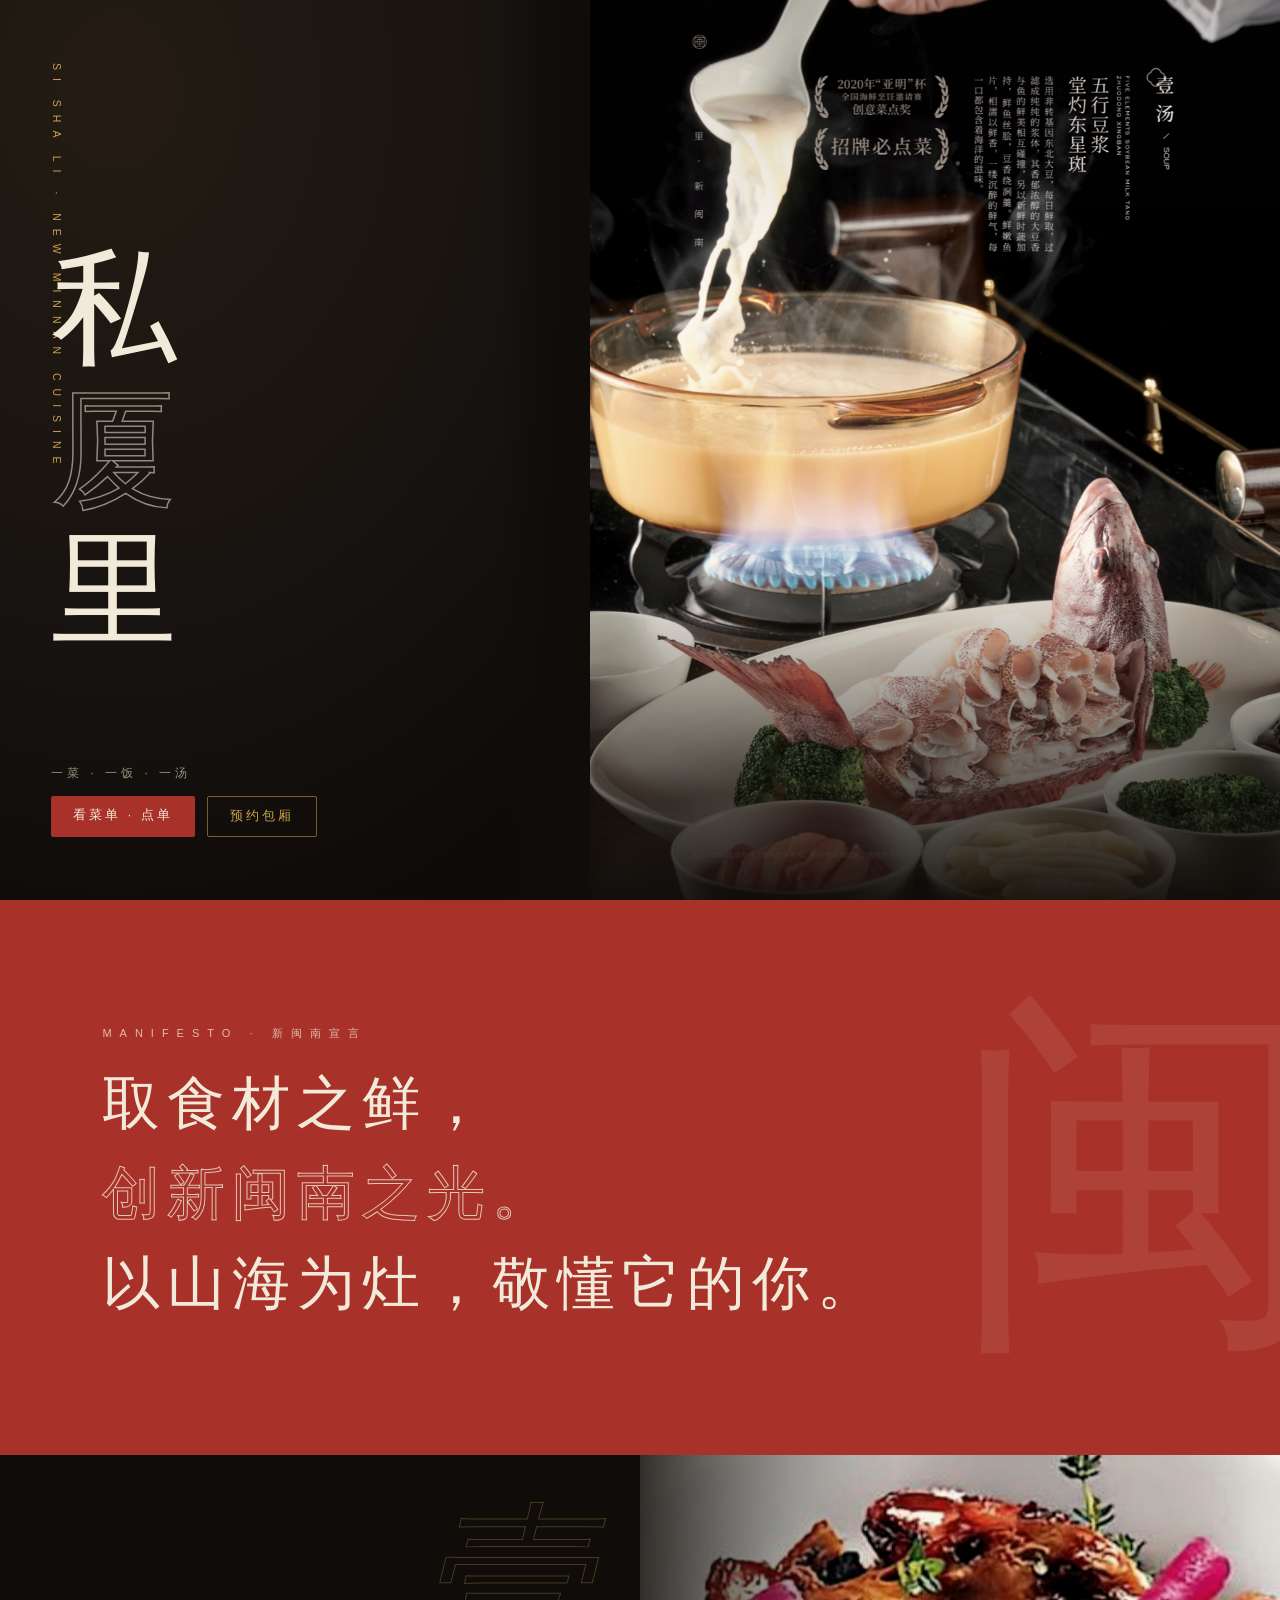
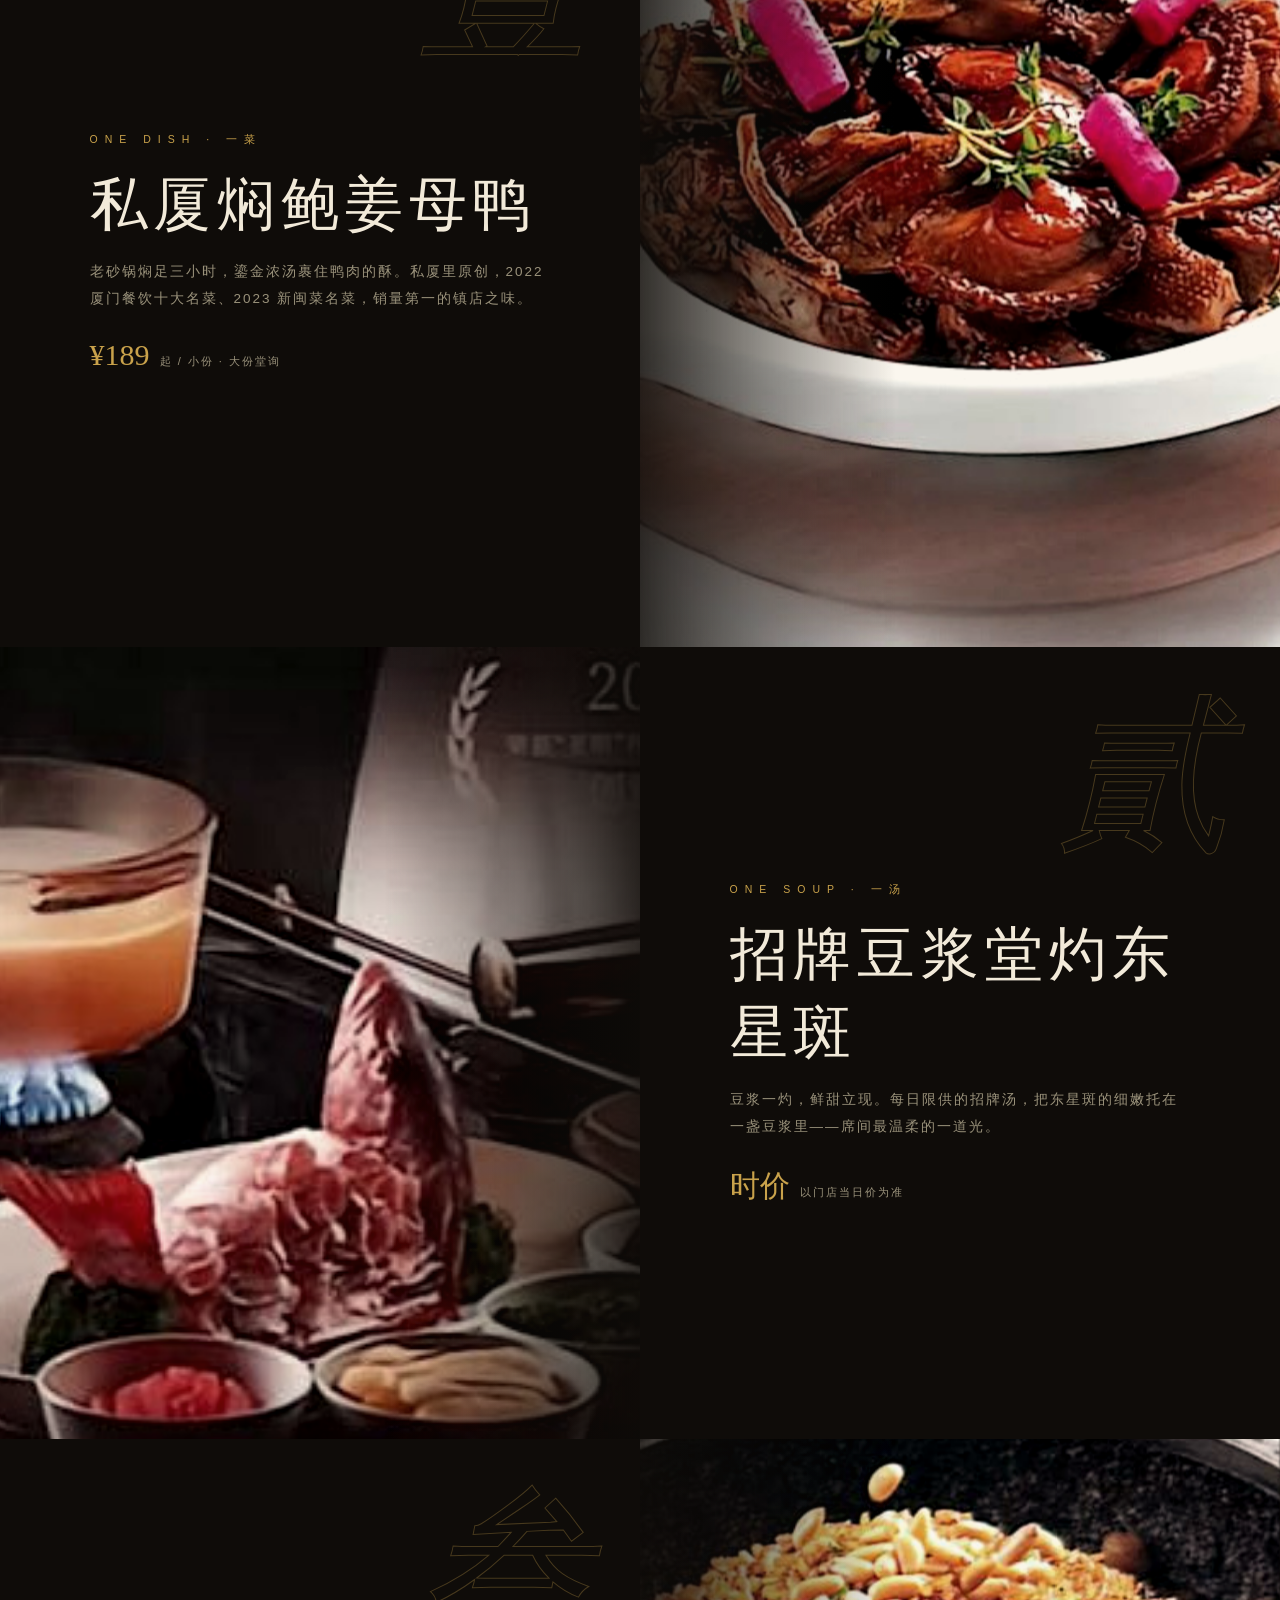
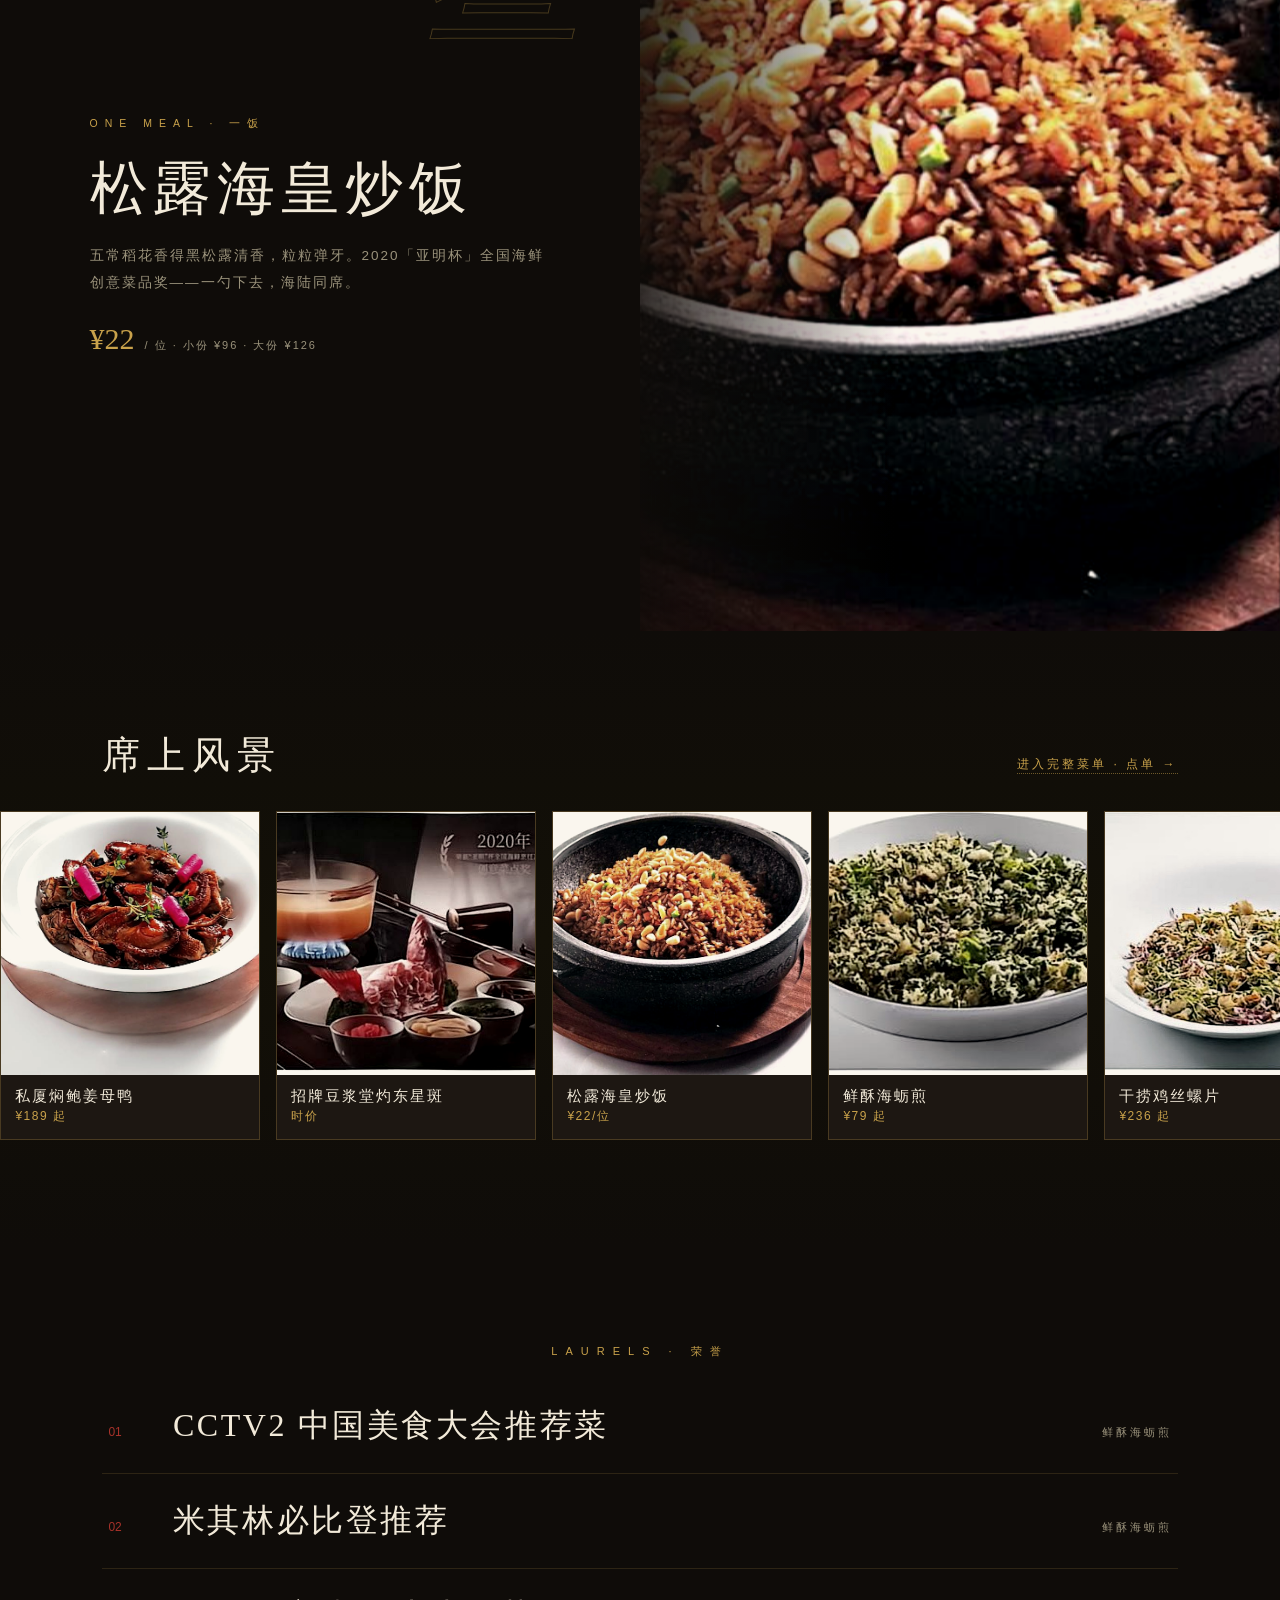
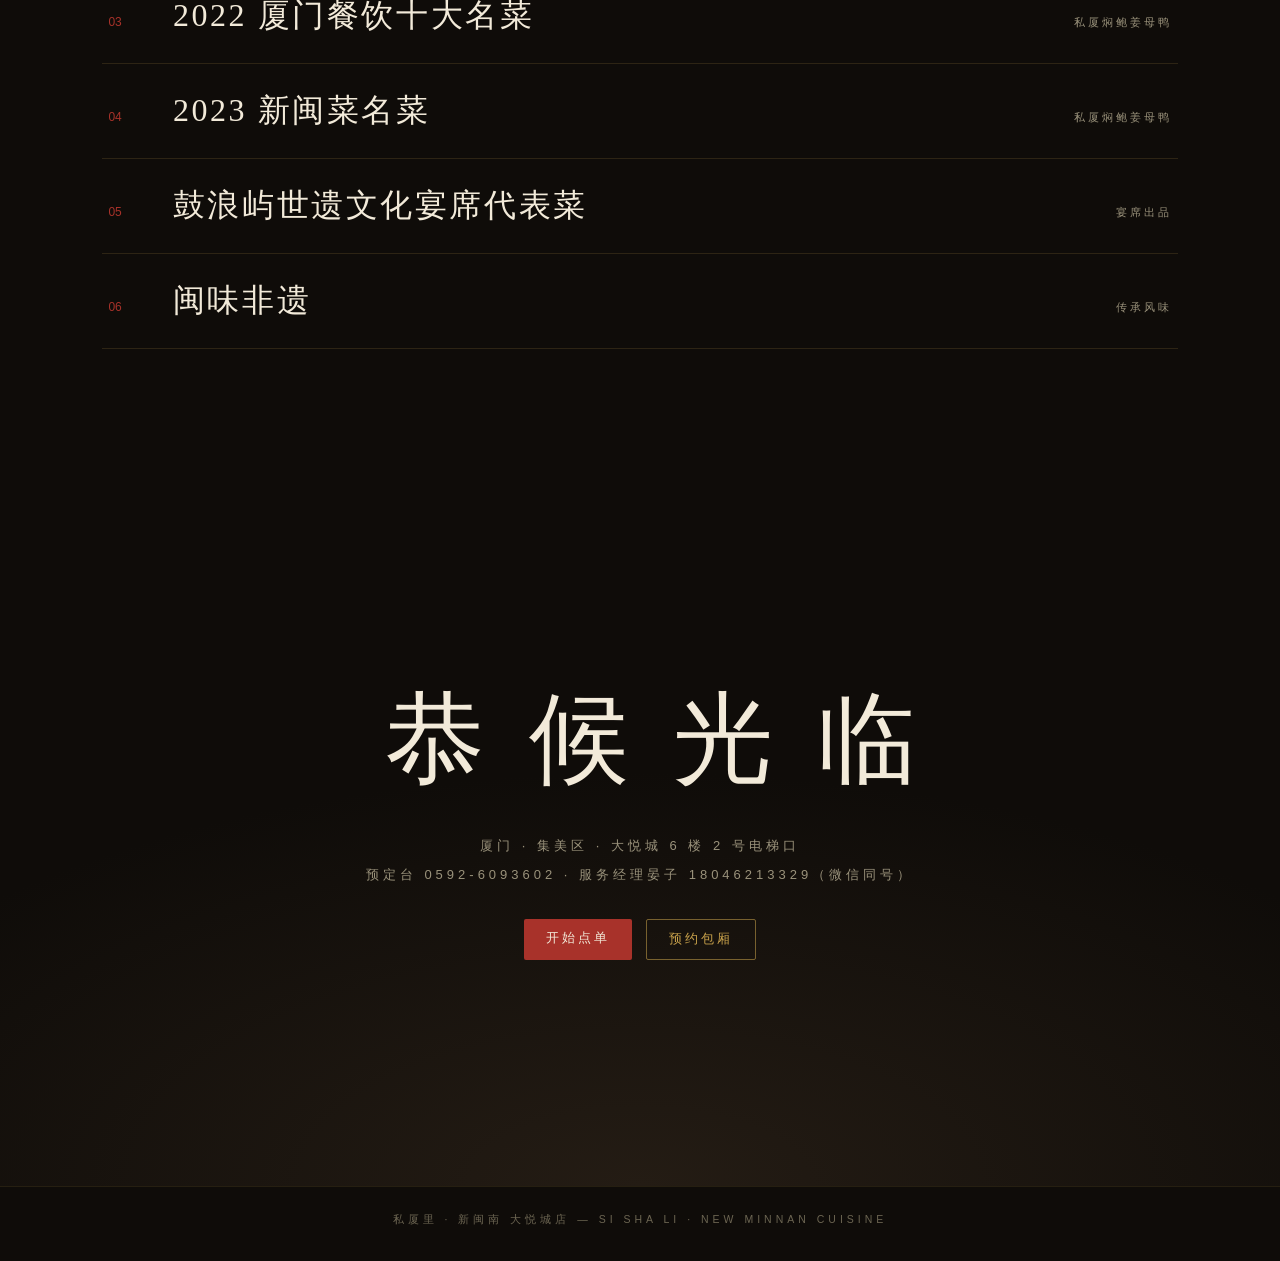
<file: b.html>
<!doctype html>
<html lang="zh-CN">
<head>
<meta charset="utf-8">
<meta name="viewport" content="width=device-width, initial-scale=1, viewport-fit=cover">
<title>私厦里 SI SHA LI · 新闽南 大悦城店 — 席卷</title>
<script src="js/data.js?v=202610272157"></script>
<style>
  :root {
    --ink: #0f0c09; --ink2: #171310; --panel: #1d1712; --cream: #f2ead9;
    --gold: #c9a24b; --red: #a8322a; --muted: #9a927b; --line: rgba(201,162,75,.25);
    --serif: "Songti SC", "STSong", "SimSun", serif;
  }
  * { margin: 0; padding: 0; box-sizing: border-box; }
  [hidden] { display: none !important; }
  html { scroll-behavior: smooth; }
  body { font-family: "PingFang SC", "Microsoft YaHei", sans-serif; background: var(--ink); color: var(--cream); overflow-x: hidden; }
  img { filter: saturate(.88) contrast(1.08) brightness(.94) sepia(.12); }
  .view { min-height: 100vh; min-height: 100svh; }
  .view[hidden] { display: none; }
  a { -webkit-tap-highlight-color: transparent; }
  button { font-family: inherit; -webkit-tap-highlight-color: transparent; cursor: pointer; }

  /* ============ 首页·开场 ============ */
  .hero { position: relative; min-height: 100vh; min-height: 100svh; display: grid; grid-template-columns: 46% 54%; }
  .hero-left { position: relative; background: radial-gradient(120% 100% at 20% 10%, #241c14, var(--ink2) 60%, #0d0a07); display: flex; align-items: center; padding: 8vh 4vw; z-index: 2; }
  .hero-left::after { content: ""; position: absolute; right: -1px; top: 0; bottom: 0; width: 90px; background: linear-gradient(90deg, transparent, rgba(15,12,9,.9) 55%, var(--ink)); z-index: 3; }
  .stack { display: flex; flex-direction: column; gap: 1vh; position: relative; z-index: 4; }
  .stack .ch { font-family: var(--serif); font-size: clamp(70px, 14vh, 140px); line-height: 1.05; letter-spacing: .04em; opacity: 0; transform: translateX(-46px); animation: chIn .9s cubic-bezier(.2,.8,.2,1) forwards; }
  .stack .ch:nth-child(1) { animation-delay: .15s; }
  .stack .ch:nth-child(2) { animation-delay: .3s; color: var(--gold); }
  .stack .ch:nth-child(3) { animation-delay: .45s; }
  .stack .ch.outline { color: transparent; -webkit-text-stroke: 1.5px rgba(242,234,217,.55); }
  @keyframes chIn { to { opacity: 1; transform: none; } }
  @keyframes fadein { to { opacity: 1; } }
  .hero-kicker { position: absolute; left: 4vw; top: 7vh; writing-mode: vertical-rl; letter-spacing: 8px; font-size: 10.5px; color: var(--gold); opacity: 0; animation: fadein 1s .9s forwards; }
  .hero-side { position: absolute; left: 4vw; bottom: 7vh; opacity: 0; animation: fadein 1s 1.05s forwards; }
  .hero-side p { font-size: 12px; letter-spacing: 4px; color: var(--muted); }
  .hero-side .cta { display: flex; gap: 12px; margin-top: 14px; }
  .btn { display: inline-block; text-decoration: none; font-size: 12.5px; letter-spacing: 3px; padding: 11px 22px; border-radius: 2px; border: none; }
  .btn.red { background: var(--red); color: var(--cream); }
  .btn.line { border: 1px solid rgba(201,162,75,.55); color: var(--gold); background: none; }
  .btn.ghost { border: 1px solid rgba(154,146,123,.5); color: var(--muted); background: none; }
  .hero-right { position: relative; overflow: hidden; }
  .hero-right img { position: absolute; inset: 0; width: 100%; height: 100%; object-fit: cover; animation: kb 26s ease-in-out infinite alternate; }
  @keyframes kb { from { transform: scale(1.02); } to { transform: scale(1.14) translate(-1.5%, 1%); } }
  .hero-right::after { content: ""; position: absolute; inset: 0; background: linear-gradient(180deg, rgba(15,12,9,.15), transparent 30%, transparent 62%, rgba(15,12,9,.92)); }
  @media (max-width: 820px) {
    .hero { grid-template-columns: 1fr; }
    .hero-left { position: absolute; inset: 0; background: linear-gradient(180deg, rgba(15,12,9,.6), rgba(15,12,9,.38) 45%, rgba(15,12,9,.95)); z-index: 3; padding: 12vh 8vw 12vh; }
    .hero-left::after { display: none; }
    .stack { gap: 4px; }
    .stack .ch { font-size: clamp(62px, 11vh, 104px); }
    .hero-kicker { top: 4.5vh; left: 6vw; }
    .hero-side { bottom: calc(7vh + 12px); left: 6vw; }
  }

  /* ============ 首页·朱砂宣言 ============ */
  .redband { background: var(--red); padding: 14vh 8vw; position: relative; overflow: hidden; }
  .redband::before { content: "闽"; position: absolute; right: -4vw; top: 50%; transform: translateY(-50%); font-family: var(--serif); font-size: 42vh; color: rgba(242,234,217,.08); line-height: 1; }
  .redband .k { font-size: 11px; letter-spacing: 8px; color: rgba(242,234,217,.75); }
  .redband h2 { font-family: var(--serif); font-weight: 400; font-size: clamp(28px, 6vw, 58px); letter-spacing: .12em; margin-top: 18px; line-height: 1.55; }
  .redband h2 span { display: block; opacity: 0; transform: translateY(30px); transition: opacity .8s ease, transform .8s ease; }
  .redband h2 span.in { opacity: 1; transform: none; }
  .redband h2 em { font-style: normal; color: transparent; -webkit-text-stroke: 1px rgba(242,234,217,.8); }

  /* ============ 首页·三章节 ============ */
  .chapter-full { position: relative; min-height: 88vh; min-height: 88svh; display: grid; grid-template-columns: 1fr 1fr; }
  .chapter-full:nth-of-type(even) { direction: rtl; }
  .chapter-full > * { direction: ltr; }
  .cf-media { position: relative; overflow: hidden; min-height: 300px; }
  .cf-media img { position: absolute; left: 0; right: 0; top: -12%; height: 124%; width: 100%; object-fit: cover; will-change: transform; }
  .cf-media::after { content: ""; position: absolute; inset: 0; background: linear-gradient(90deg, transparent 60%, rgba(15,12,9,.85)); }
  .chapter-full:nth-of-type(even) .cf-media::after { background: linear-gradient(-90deg, transparent 60%, rgba(15,12,9,.85)); }
  .cf-text { position: relative; display: flex; flex-direction: column; justify-content: center; padding: 10vh 7vw; background: var(--ink); overflow: hidden; }
  .cf-num { position: absolute; top: 5vh; right: 4vw; font-family: var(--serif); font-size: clamp(84px, 14vw, 170px); line-height: 1; color: transparent; -webkit-text-stroke: 1px rgba(201,162,75,.3); }
  .cf-text .k { font-size: 10.5px; letter-spacing: 7px; color: var(--gold); }
  .cf-text h3 { font-family: var(--serif); font-weight: 400; font-size: clamp(32px, 5.2vw, 58px); letter-spacing: .1em; margin: 16px 0 14px; }
  .cf-text p { font-size: 13.5px; color: var(--muted); letter-spacing: 2px; line-height: 2; max-width: 34em; }
  .cf-price { display: inline-flex; align-items: baseline; gap: 10px; margin-top: 26px; }
  .cf-price b { font-family: var(--serif); font-size: 30px; color: var(--gold); font-weight: 400; }
  .cf-price span { font-size: 11px; color: var(--muted); letter-spacing: 2px; }
  .rvl { opacity: 0; transform: translateY(40px); transition: opacity .9s ease, transform .9s ease; }
  .rvl.in { opacity: 1; transform: none; }
  @media (max-width: 820px) {
    .chapter-full { grid-template-columns: 1fr; }
    .cf-media { height: 50vh; min-height: 0; }
    .cf-media img { top: 0; height: 100%; }
    .cf-text { padding: 7vh 8vw 9vh; }
  }

  /* ============ 首页·菜单墙 / 荣誉 / 结尾 ============ */
  .wall { padding: 11vh 0 9vh; background: linear-gradient(180deg, var(--ink), #131007 50%, var(--ink)); }
  .wall-head { display: flex; align-items: baseline; justify-content: space-between; padding: 0 8vw 24px; }
  .wall-head h4 { font-family: var(--serif); font-weight: 400; font-size: clamp(24px, 4vw, 38px); letter-spacing: .18em; }
  .wall-head a { color: var(--gold); font-size: 12px; letter-spacing: 3px; text-decoration: none; border-bottom: 1px dotted rgba(201,162,75,.5); }
  .wall-track { display: flex; gap: 16px; overflow-x: auto; scroll-snap-type: x mandatory; padding: 6px 8vw 24px; -webkit-overflow-scrolling: touch; scrollbar-width: none; }
  .wall-track::-webkit-scrollbar { display: none; }
  .wcard { flex: none; width: min(62vw, 260px); scroll-snap-align: start; background: var(--panel); border: 1px solid var(--line); transition: transform .45s ease, border-color .45s ease; }
  .wcard:hover { transform: translateY(-8px); border-color: rgba(201,162,75,.55); }
  .wcard img { width: 100%; aspect-ratio: 1/1.02; object-fit: cover; display: block; }
  .wcard figcaption { padding: 12px 14px 14px; }
  .wcard b { display: block; font-family: var(--serif); font-weight: 400; font-size: 15px; letter-spacing: 2px; white-space: nowrap; overflow: hidden; text-overflow: ellipsis; }
  .wcard span { font-size: 12px; color: var(--gold); letter-spacing: 1.5px; }
  .laurels2 { padding: 11vh 8vw; }
  .laurels2 .k { font-size: 11px; letter-spacing: 8px; color: var(--gold); text-align: center; }
  .lrow { display: flex; align-items: baseline; gap: 4vw; padding: 25px 6px; border-bottom: 1px solid rgba(201,162,75,.16); transition: padding-left .4s ease, background .4s ease; }
  .lrow:hover { padding-left: 18px; background: rgba(201,162,75,.04); }
  .lrow b { font-family: var(--serif); font-weight: 400; font-size: clamp(19px, 3.2vw, 32px); letter-spacing: .08em; flex: 1; }
  .lrow span { font-size: 11px; color: var(--muted); letter-spacing: 3px; white-space: nowrap; }
  .lrow i { font-style: normal; color: var(--red); font-size: 12px; }
  .finale { min-height: 82vh; min-height: 82svh; display: flex; flex-direction: column; align-items: center; justify-content: center; text-align: center; background: radial-gradient(100% 80% at 50% 100%, #241c14, var(--ink) 70%); padding: 0 8vw; }
  .finale h2 { font-family: var(--serif); font-weight: 400; font-size: clamp(42px, 9vw, 100px); letter-spacing: .22em; text-indent: .22em; }
  .finale h2 span { display: inline-block; opacity: 0; transform: translateY(50px) rotate(4deg); transition: all .9s cubic-bezier(.2,.8,.2,1); }
  .finale h2 span.in { opacity: 1; transform: none; }
  .finale p { margin-top: 24px; font-size: 13px; color: var(--muted); letter-spacing: 4px; line-height: 2.2; }
  .finale .cta { margin-top: 30px; display: flex; gap: 14px; }

  /* ============ 视图头 / 菜单页 ============ */
  .vhead { position: sticky; top: 0; z-index: 50; display: flex; align-items: center; justify-content: space-between; gap: 10px; padding: 15px 6vw; background: rgba(15,12,9,.93); backdrop-filter: blur(8px); border-bottom: 1px solid rgba(201,162,75,.2); }
  .vhead h2 { font-family: var(--serif); font-weight: 400; font-size: 18px; letter-spacing: 12px; text-indent: 12px; }
  .vback { color: var(--gold); text-decoration: none; font-size: 13px; letter-spacing: 2px; min-width: 64px; }
  .vph { min-width: 64px; }
  .vcart-link { color: var(--cream); text-decoration: none; font-size: 12.5px; letter-spacing: 2px; min-width: 64px; text-align: right; }
  .vcart-link b { background: var(--red); border-radius: 999px; font-size: 11px; padding: 1px 8px; margin-left: 6px; font-weight: 400; }
  .mchips { position: sticky; top: 56px; z-index: 40; display: flex; gap: 8px; overflow-x: auto; padding: 13px 6vw; background: rgba(15,12,9,.95); -webkit-overflow-scrolling: touch; scrollbar-width: none; }
  .mchips::-webkit-scrollbar { display: none; }
  .mchips a { flex: none; font-size: 12.5px; letter-spacing: 3px; color: var(--muted); text-decoration: none; padding: 7px 14px; border: 1px solid var(--line); border-radius: 999px; }
  .mchips a.on { color: var(--ink); background: var(--gold); border-color: var(--gold); }
  .mlist { padding: 4px 6vw 130px; }
  .mcat { margin: 32px 0 6px; display: flex; align-items: baseline; gap: 12px; }
  .mcat b { font-family: var(--serif); font-weight: 400; font-size: 23px; letter-spacing: 8px; }
  .mcat span { font-size: 10px; color: var(--red); letter-spacing: 2px; }
  .drow { display: flex; align-items: center; gap: 14px; padding: 13px 0; border-bottom: 1px solid rgba(201,162,75,.12); }
  .dimg { flex: none; width: 66px; height: 66px; border-radius: 3px; overflow: hidden; border: 1px solid var(--line); cursor: zoom-in; background: var(--panel); }
  .dimg img { width: 100%; height: 100%; object-fit: cover; display: block; }
  .dmain { flex: 1; min-width: 0; }
  .dname { font-family: var(--serif); font-size: 16px; letter-spacing: 1.5px; overflow-wrap: break-word; }
  .dmeta { font-size: 11px; color: var(--muted); letter-spacing: 1.5px; margin-top: 5px; }
  .dmeta em { font-style: normal; color: var(--red); margin-right: 8px; }
  .dside { text-align: right; flex: none; display: flex; flex-direction: column; align-items: flex-end; gap: 8px; }
  .dprice { font-family: var(--serif); color: var(--gold); font-size: 16.5px; }
  .dprice small { font-size: 10.5px; color: var(--muted); letter-spacing: 1px; }
  .stepper { display: inline-flex; align-items: center; gap: 0; }
  .stepper button { width: 26px; height: 26px; border-radius: 50%; border: 1px solid var(--red); background: none; color: var(--cream); font-size: 16px; line-height: 1; display: flex; align-items: center; justify-content: center; }
  .stepper button:active { background: rgba(168,50,42,.3); }
  .stepper b { min-width: 34px; text-align: center; font-size: 14.5px; font-weight: 400; }
  .stepper .zero { background: var(--red); font-size: 18px; }

  /* ============ 底部购物栏(外卖平台式) ============ */
  .obar { position: fixed; left: 50%; transform: translateX(-50%); bottom: calc(14px + env(safe-area-inset-bottom)); z-index: 80; width: min(92vw, 560px); display: flex; align-items: center; justify-content: space-between; gap: 12px; background: rgba(29,23,18,.97); border: 1px solid rgba(201,162,75,.45); border-radius: 999px; padding: 9px 9px 9px 18px; box-shadow: 0 18px 44px -14px rgba(0,0,0,.9); }
  .ob-left { display: flex; align-items: center; gap: 12px; min-width: 0; }
  .ob-count { position: relative; }
  .ob-count .cbtn { width: 34px; height: 34px; border-radius: 50%; border: 1px solid rgba(201,162,75,.5); background: var(--panel); color: var(--gold); font-size: 15px; display: flex; align-items: center; justify-content: center; }
  .ob-badge { position: absolute; top: -5px; right: -7px; background: var(--red); color: var(--cream); border-radius: 999px; font-size: 10.5px; min-width: 17px; height: 17px; display: flex; align-items: center; justify-content: center; padding: 0 4px; font-style: normal; }
  .ob-info b { font-family: var(--serif); font-size: 17px; color: var(--gold); font-weight: 400; }
  .ob-info span { display: block; font-size: 10px; color: var(--muted); letter-spacing: 1.5px; margin-top: 2px; }
  .ob-go { border: none; background: linear-gradient(135deg, #c9a24b, #b4863a); color: #171310; font-size: 13.5px; letter-spacing: 3px; padding: 11px 24px; border-radius: 999px; }

  /* ============ 下单确认页 ============ */
  .owrap { max-width: 640px; margin: 0 auto; padding: 26px 6vw 150px; }
  .osec { margin-top: 26px; }
  .osec h3 { font-family: var(--serif); font-weight: 400; font-size: 16px; letter-spacing: 6px; color: var(--gold); margin-bottom: 6px; }
  .oitem { display: flex; align-items: center; gap: 12px; padding: 11px 0; border-bottom: 1px solid rgba(201,162,75,.12); }
  .oitem .n { flex: 1; font-size: 14px; letter-spacing: 1px; }
  .oitem .p { color: var(--gold); font-size: 13.5px; font-family: var(--serif); }
  .oform { display: grid; grid-template-columns: 1fr 1fr; gap: 14px 12px; }
  .oform label { font-size: 11px; color: var(--muted); letter-spacing: 2.5px; display: flex; flex-direction: column; gap: 6px; }
  .oform label.wide { grid-column: 1 / -1; }
  .oform input { background: var(--panel); border: 1px solid rgba(201,162,75,.3); color: var(--cream); font-size: 14.5px; padding: 11px 12px; border-radius: 2px; letter-spacing: 1px; }
  .oform input:focus { outline: none; border-color: var(--gold); }
  .ototal { display: flex; justify-content: space-between; align-items: baseline; padding: 16px 2px; font-size: 13px; letter-spacing: 2px; color: var(--muted); }
  .ototal b { font-family: var(--serif); font-size: 26px; color: var(--gold); font-weight: 400; }
  .opay-note { text-align: center; font-size: 11.5px; color: var(--muted); letter-spacing: 2px; margin: 4px 0 14px; }
  .opay-note b { color: var(--gold); font-weight: 400; }
  .obtns { display: flex; flex-wrap: wrap; gap: 12px; justify-content: center; }
  .obtns .btn { padding: 13px 26px; }

  /* ============ 预约页 ============ */
  .rform { max-width: 560px; margin: 0 auto; padding: 26px 6vw 120px; display: grid; grid-template-columns: 1fr 1fr; gap: 16px 14px; }
  .rform label { font-size: 11.5px; color: var(--muted); letter-spacing: 2.5px; display: flex; flex-direction: column; gap: 7px; }
  .rform label.wide, .rform .rbtns, .rform textarea, .rform .rtel { grid-column: 1 / -1; }
  .rform input, .rform select { background: var(--panel); border: 1px solid rgba(201,162,75,.3); color: var(--cream); font-size: 14.5px; padding: 11px 12px; border-radius: 2px; letter-spacing: 1px; }
  .rform input:focus, .rform select:focus { outline: none; border-color: var(--gold); }
  .rrow { display: contents; }
  .rbtns { display: flex; gap: 12px; margin-top: 6px; flex-wrap: wrap; }
  .rform textarea, .otext { background: #14100b; border: 1px solid rgba(201,162,75,.3); color: #d8cfb4; padding: 12px; font-size: 12.5px; line-height: 1.9; border-radius: 2px; width: 100%; }
  .rtel { font-size: 11.5px; color: var(--muted); letter-spacing: 2px; text-align: center; margin-top: 10px; }

  /* ============ 大图查看器 ============ */
  .lb { position: fixed; inset: 0; z-index: 200; background: rgba(10,8,6,.94); display: none; align-items: center; justify-content: center; flex-direction: column; gap: 16px; padding: 7vh 8vw; }
  .lb.on { display: flex; }
  .lb img { max-width: min(88vw, 560px); max-height: 64vh; object-fit: contain; border: 1px solid rgba(201,162,75,.4); filter: saturate(.95) contrast(1.05); }
  .lb b { font-family: var(--serif); font-weight: 400; font-size: 19px; letter-spacing: 4px; }
  .lb span { font-size: 12.5px; color: var(--gold); letter-spacing: 2px; }
  .lb .lb-close { position: absolute; top: 4vh; right: 6vw; font-size: 26px; color: var(--cream); cursor: pointer; line-height: 1; padding: 6px; font-style: normal; }

  /* 规格选择弹层 */
  .sheet { position: fixed; inset: 0; z-index: 150; }
  .sheet-mask { position: absolute; inset: 0; background: rgba(10,8,6,.7); }
  .sheet-panel { position: absolute; left: 50%; transform: translateX(-50%); bottom: 0; width: min(100%, 560px); background: #171310; border: 1px solid rgba(201,162,75,.4); border-bottom: none; padding: 20px 6vw calc(22px + env(safe-area-inset-bottom)); animation: sheetUp .28s ease; }
  @keyframes sheetUp { from { transform: translateX(-50%) translateY(40px); opacity: .5; } }
  .sheet-panel h4 { font-family: var(--serif); font-weight: 400; letter-spacing: 4px; font-size: 17px; }
  .sheet-panel .sp { font-size: 11px; color: var(--muted); letter-spacing: 2px; margin: 4px 0 6px; }
  .sheet-row { display: flex; align-items: center; gap: 12px; padding: 13px 0; border-bottom: 1px solid rgba(201,162,75,.12); }
  .sheet-row:last-of-type { border-bottom: none; }
  .sheet-row .n { flex: 1; font-size: 14.5px; letter-spacing: 1px; }
  .sheet-row .n small { display: block; color: var(--gold); font-size: 12px; margin-top: 4px; font-family: var(--serif); }
  .sheet-close { display: block; margin: 14px auto 0; }
  .multibadge { background: var(--red); color: var(--cream); border-radius: 999px; font-size: 10.5px; min-width: 17px; height: 17px; display: inline-flex; align-items: center; justify-content: center; padding: 0 4px; font-weight: 400; }
  .bfoot { text-align: center; font-size: 10.5px; color: #6c6552; letter-spacing: 4px; padding: 26px 0 34px; border-top: 1px solid rgba(201,162,75,.12); }

  @media (prefers-reduced-motion: reduce) { * { animation: none !important; transition: none !important; } .stack .ch, .hero-kicker, .hero-side { opacity: 1; transform: none; } }
</style>
</head>
<body>

<main id="app">

  <!-- ================= 首页 ================= -->
  <section class="view" id="v-home">
    <header class="hero">
      <div class="hero-left">
        <p class="hero-kicker">SI SHA LI · NEW MINNAN CUISINE</p>
        <div class="stack">
          <div class="ch">私</div>
          <div class="ch outline">厦</div>
          <div class="ch">里</div>
        </div>
        <div class="hero-side">
          <p>一菜 · 一饭 · 一汤</p>
          <div class="cta">
            <a class="btn red" href="#/menu">看菜单 · 点单</a>
            <a class="btn line" href="#/reserve">预约包厢</a>
          </div>
        </div>
      </div>
      <div class="hero-right">
        <img src="assets/dishes/photo/dongxingban.jpg" alt="五行豆浆堂灼东星斑">
      </div>
    </header>

    <section class="redband">
      <p class="k">MANIFESTO · 新闽南宣言</p>
      <h2>
        <span>取食材之鲜，</span>
        <span><em>创新闽南之光。</em></span>
        <span>以山海为灶，敬懂它的你。</span>
      </h2>
    </section>

    <section class="chapter-full">
      <div class="cf-media"><img data-para src="assets/dishes/photo/s01.jpg" alt="私厦焖鲍姜母鸭"></div>
      <div class="cf-text">
        <i class="cf-num">壹</i>
        <p class="k rvl">ONE DISH · 一菜</p>
        <h3 class="rvl">私厦焖鲍姜母鸭</h3>
        <p class="rvl">老砂锅焖足三小时，鎏金浓汤裹住鸭肉的酥。私厦里原创，2022 厦门餐饮十大名菜、2023 新闽菜名菜，销量第一的镇店之味。</p>
        <div class="cf-price rvl"><b>¥189</b><span>起 / 小份 · 大份堂询</span></div>
      </div>
    </section>
    <section class="chapter-full">
      <div class="cf-media"><img data-para src="assets/dishes/photo/s44.jpg" alt="招牌豆浆堂灼东星斑"></div>
      <div class="cf-text">
        <i class="cf-num">貳</i>
        <p class="k rvl">ONE SOUP · 一汤</p>
        <h3 class="rvl">招牌豆浆堂灼东星斑</h3>
        <p class="rvl">豆浆一灼，鲜甜立现。每日限供的招牌汤，把东星斑的细嫩托在一盏豆浆里——席间最温柔的一道光。</p>
        <div class="cf-price rvl"><b>时价</b><span>以门店当日价为准</span></div>
      </div>
    </section>
    <section class="chapter-full">
      <div class="cf-media"><img data-para src="assets/dishes/photo/s03.jpg" alt="松露海皇炒饭"></div>
      <div class="cf-text">
        <i class="cf-num">叁</i>
        <p class="k rvl">ONE MEAL · 一饭</p>
        <h3 class="rvl">松露海皇炒饭</h3>
        <p class="rvl">五常稻花香得黑松露清香，粒粒弹牙。2020「亚明杯」全国海鲜创意菜品奖——一勺下去，海陆同席。</p>
        <div class="cf-price rvl"><b>¥22</b><span>/ 位 · 小份 ¥96 · 大份 ¥126</span></div>
      </div>
    </section>

    <section class="wall">
      <div class="wall-head">
        <h4>席上风景</h4>
        <a href="#/menu">进入完整菜单 · 点单 →</a>
      </div>
      <div class="wall-track" id="wallTrack"></div>
    </section>

    <section class="laurels2">
      <p class="k">LAURELS · 荣誉</p>
      <div style="height:20px"></div>
      <div class="lrow rvl"><i>01</i><b>CCTV2 中国美食大会推荐菜</b><span>鲜酥海蛎煎</span></div>
      <div class="lrow rvl"><i>02</i><b>米其林必比登推荐</b><span>鲜酥海蛎煎</span></div>
      <div class="lrow rvl"><i>03</i><b>2022 厦门餐饮十大名菜</b><span>私厦焖鲍姜母鸭</span></div>
      <div class="lrow rvl"><i>04</i><b>2023 新闽菜名菜</b><span>私厦焖鲍姜母鸭</span></div>
      <div class="lrow rvl"><i>05</i><b>鼓浪屿世遗文化宴席代表菜</b><span>宴席出品</span></div>
      <div class="lrow rvl"><i>06</i><b>闽味非遗</b><span>传承风味</span></div>
    </section>

    <section class="finale">
      <h2 id="finH"><span>恭</span><span>候</span><span>光</span><span>临</span></h2>
      <p>厦门 · 集美区 · 大悦城 6 楼 2 号电梯口<br>预定台 0592-6093602 · 服务经理晏子 18046213329（微信同号）</p>
      <div class="cta">
        <a class="btn red" href="#/menu">开始点单</a>
        <a class="btn line" href="#/reserve">预约包厢</a>
      </div>
    </section>
  </section>

  <!-- ================= 菜单页 ================= -->
  <section class="view" id="v-menu" hidden>
    <header class="vhead">
      <a class="vback" href="#/home">‹ 席卷</a>
      <h2>菜 单</h2>
      <a class="vcart-link" href="#/order">订单<b id="cartCount">0</b></a>
    </header>
    <div class="mchips" id="menuChips"></div>
    <div class="mlist" id="menuList"></div>
  </section>

  <!-- ================= 下单确认页 ================= -->
  <section class="view" id="v-order" hidden>
    <header class="vhead">
      <a class="vback" href="#/menu">‹ 菜单</a>
      <h2>下 单</h2>
      <span class="vph"></span>
    </header>
    <div class="owrap">
      <div class="osec">
        <h3>已点菜品</h3>
        <div id="oItems"></div>
        <div class="ototal"><span>合计（时价菜到店结算）</span><b id="oTotal">¥0</b></div>
      </div>
      <div class="osec">
        <h3>联系信息</h3>
        <div class="oform">
          <label>贵宾称呼 <input id="oGuest" placeholder="张先生 / 王女士"></label>
          <label>联系电话 <input id="oPhone" type="tel" placeholder="方便店家确认"></label>
          <label>包厢 / 桌号 <input id="oRoom" placeholder="如：秋分包厢"></label>
          <label>用餐时间 <input id="oTime" type="time" value="18:30"></label>
          <label class="wide">忌口 / 备注 <input id="oNote" placeholder="不吃辣、海鲜过敏…"></label>
        </div>
      </div>
      <div class="osec">
        <p class="opay-note"><b>先下单 · 后付款</b>——提交订单给店家确认，用餐后到店支付</p>
        <div class="obtns">
          <button class="btn red" id="oSms">短信提交订单</button>
          <button class="btn line" id="oCopy">复制订单文本</button>
          <a class="btn ghost" href="tel:05926093602">致电店家</a>
        </div>
        <textarea class="otext" id="oText" rows="12" readonly hidden></textarea>
      </div>
    </div>
  </section>

  <!-- ================= 预约页 ================= -->
  <section class="view" id="v-reserve" hidden>
    <header class="vhead">
      <a class="vback" href="#/home">‹ 席卷</a>
      <h2>预 约</h2>
      <span class="vph"></span>
    </header>
    <div class="rform">
      <label>贵宾称呼 <input id="rvGuest" placeholder="张先生 / 王女士"></label>
      <label>联系电话 <input id="rvPhone" type="tel" placeholder="用于店家回电确认"></label>
      <label>预定日期 <input type="date" id="rvDate"></label>
      <div class="rrow">
        <label>餐段 <select id="rvSession"><option>晚餐</option></select></label>
        <label>时间 <input type="time" id="rvTime" value="18:30"></label>
      </div>
      <div class="rrow">
        <label>包厢 <input id="rvRoom" value="秋分包厢"></label>
        <label>人数 <input type="number" id="rvParty" value="6" min="1"></label>
      </div>
      <label class="wide">忌口 / 备注 <input id="rvNote" placeholder="不吃辣、海鲜过敏…"></label>
      <div class="rbtns">
        <button class="btn red" id="rvSms">短信发送预约</button>
        <button class="btn line" id="rvCopy">复制预约信息</button>
      </div>
      <textarea id="rvOut" rows="12" readonly hidden></textarea>
      <p class="rtel">预定台 0592-6093602 · 服务经理晏子 18046213329（微信同号）</p>
    </div>
  </section>

</main>

<!-- 规格选择弹层 -->
<div class="sheet" id="specSheet" hidden>
  <div class="sheet-mask" id="specMask"></div>
  <div class="sheet-panel">
    <h4 id="specName"></h4>
    <p class="sp">选择分量，加入订单</p>
    <div id="specRows"></div>
    <button class="btn line sheet-close" id="specClose">选好了</button>
  </div>
</div>

<!-- 底部购物栏(外卖平台式) -->
<div class="obar" id="obar" hidden>
  <div class="ob-left">
    <div class="ob-count">
      <button class="cbtn" id="obBtn" aria-label="查看已点">碗</button>
      <i class="ob-badge" id="obBadge" hidden>0</i>
    </div>
    <div class="ob-info"><b id="obTotal">¥0</b><span>时价菜到店结算</span></div>
  </div>
  <button class="ob-go" id="obGo">去下单</button>
</div>

<div class="lb" id="lb"><i class="lb-close" id="lbClose">×</i><img id="lbImg" alt=""><b id="lbB"></b><span id="lbS"></span></div>

<footer class="bfoot">私厦里 · 新闽南 大悦城店 — SI SHA LI · NEW MINNAN CUISINE</footer>

<script>
(function () {
  "use strict";
  var D = window.SISHALI_DATA;
  if (!D) return;
  function $(id) { return document.getElementById(id); }
  function esc(v) { return String(v == null ? "" : v).replace(/[&<>"]/g, function (c) { return { "&": "&amp;", "<": "&lt;", ">": "&gt;", '"': "&quot;" }[c]; }); }
  var STORE_PHONE = "05926093602";

  /* ---------- 订单状态(规格感知: key = id@规格) ---------- */
  var order = {};
  try { order = JSON.parse(localStorage.getItem("sl_b_order") || "{}"); } catch (e) { order = {}; }
  function saveOrder() { try { localStorage.setItem("sl_b_order", JSON.stringify(order)); } catch (e) {} }
  function count() { var n = 0; for (var k in order) n += order[k].qty; return n; }
  function sum() { var s = 0; for (var k in order) s += (order[k].price || 0) * order[k].qty; return s; }
  function hasMp() { for (var k in order) if (!order[k].price) return true; return false; }
  function dishById(id) { for (var i = 0; i < D.dishes.length; i++) if (D.dishes[i].id === id) return D.dishes[i]; return null; }
  function multiSpec(d) { return !!(d.specs && d.specs.length > 1); }
  function keyOf(d, specLabel) { return d.id + "@" + (specLabel || d.unit || ""); }
  function qtyOfKey(k) { return order[k] ? order[k].qty : 0; }
  function addKey(k, d, spec) {
    order[k] = order[k] || { id: d.id, name: d.name, spec: spec ? spec.label : "", price: spec ? spec.price : d.price, unit: spec ? spec.label : (d.unit || "份"), qty: 0 };
    order[k].qty++;
    saveOrder(); paint();
  }
  function decKey(k) { if (!order[k]) return; order[k].qty--; if (order[k].qty <= 0) delete order[k]; saveOrder(); paint(); }
  function incKey(k) {
    if (order[k]) { order[k].qty++; saveOrder(); paint(); return; }
    var parts = k.split("@");
    var d = dishById(parts[0]);
    if (!d) return;
    var spec = null;
    if (multiSpec(d)) spec = d.specs.filter(function (x) { return x.label === parts[1]; })[0];
    addKey(k, d, spec);
  }
  function priceLabel(d) {
    if (d.priceText === "时价") return "时价";
    var t = d.priceText;
    if (d.unit && t.indexOf("/") < 0) t += "/" + d.unit;
    if (multiSpec(d)) t += " 起";
    return t;
  }

  /* ---------- 路由 ---------- */
  var views = { home: $("v-home"), menu: $("v-menu"), order: $("v-order"), reserve: $("v-reserve") };
  var built = false;
  function route() {
    var h = location.hash.replace(/^#\/?/, "");
    var v = views[h] ? h : "home";
    for (var k in views) views[k].hidden = k !== v;
    if (v === "menu" && !built) buildMenu();
    if (v === "order") renderOrder();
    if (v !== "home") window.scrollTo(0, 0);
    paint();
  }
  window.addEventListener("hashchange", route);

  /* ---------- 菜单页 ---------- */
  function buildMenu() {
    built = true;
    var cats = D.categories.filter(function (c) { return c.group === "menu"; });
    $("menuChips").innerHTML = ['<a href="#all" class="on">全部</a>'].concat(cats.map(function (c) {
      return '<a href="#' + c.id + '">' + esc(c.name) + "</a>";
    })).join("");
    $("menuChips").addEventListener("click", function (e) {
      var a = e.target.closest("a"); if (!a) return;
      e.preventDefault();
      var id = a.getAttribute("href").slice(1);
      Array.prototype.forEach.call($("menuChips").querySelectorAll("a"), function (x) { x.classList.toggle("on", x === a); });
      Array.prototype.forEach.call($("menuList").querySelectorAll("[data-cat]"), function (b) { b.hidden = id !== "all" && b.getAttribute("data-cat") !== id; });
    });
    $("menuList").innerHTML = cats.map(function (c) {
      var ds = D.dishes.filter(function (d) { return d.category === c.id; });
      return '<div data-cat="' + c.id + '"><div class="mcat"><b>' + esc(c.name) + '</b><span>' + ds.length + ' 道</span></div>' + ds.map(dishRow).join("") + "</div>";
    }).join("");
  }
  function dishRow(d) {
    var img = (d.imgs && d.imgs[0]) || d.img;
    var tags = "";
    if (d.badges && d.badges.length) tags += "<em>" + esc(d.badges[0]) + "</em>";
    if (d.preorder) tags += "<em>提前预定</em>";
    if (multiSpec(d)) tags += esc(d.specs.map(function (x) { return x.label + "¥" + x.price; }).join(" · "));
    return '<div class="drow" data-id="' + d.id + '"><div class="dimg">' + (img ? '<img loading="lazy" src="' + img + '" alt="">' : "") + '</div><div class="dmain"><div class="dname">' + esc(d.name) + '</div><div class="dmeta">' + tags + '</div></div><div class="dside"><div class="dprice">' + priceLabel(d) + '</div><span class="step-zone">' + stepperHtml(d) + "</span></div></div>";
  }
  function stepperHtml(d) {
    if (multiSpec(d)) {
      var total = 0;
      d.specs.forEach(function (x) { total += qtyOfKey(keyOf(d, x.label)); });
      return '<span class="stepper"><button type="button" class="zero" data-specopen="' + d.id + '" aria-label="选择分量">＋</button>' + (total ? '<span class="multibadge">' + total + "</span>" : "") + "</span>";
    }
    var k = keyOf(d), q = qtyOfKey(k);
    if (!q) return '<span class="stepper"><button type="button" class="zero" data-keyinc="' + k + '">＋</button></span>';
    return '<span class="stepper"><button type="button" data-keydec="' + k + '">−</button><b>' + q + '</b><button type="button" data-keyinc="' + k + '">＋</button></span>';
  }

  /* ---------- 全局点击 ---------- */
  document.addEventListener("click", function (e) {
    var open = e.target.closest("[data-specopen]");
    if (open) { openSheet(dishById(open.getAttribute("data-specopen"))); return; }
    var inc = e.target.closest("[data-keyinc]");
    if (inc) { incKey(inc.getAttribute("data-keyinc")); return; }
    var dec = e.target.closest("[data-keydec]");
    if (dec) { decKey(dec.getAttribute("data-keydec")); return; }
    var im = e.target.closest(".dimg img, .wcard img");
    if (im) openLb(im.src, "", "");
  });

  /* ---------- 规格弹层 ---------- */
  var sheetDish = null;
  function openSheet(d) {
    if (!d || !multiSpec(d)) return;
    sheetDish = d;
    $("specName").textContent = d.name;
    renderSheet();
    $("specSheet").hidden = false;
  }
  function renderSheet() {
    if (!sheetDish) return;
    $("specRows").innerHTML = sheetDish.specs.map(function (x) {
      var k = keyOf(sheetDish, x.label), q = qtyOfKey(k);
      return '<div class="sheet-row"><span class="n">' + esc(x.label) + "<small>" + (x.price ? "¥" + x.price : "时价") + "</small></span>" +
        '<span class="stepper"><button type="button" data-keydec="' + k + '">−</button><b>' + q + '</b><button type="button" data-keyinc="' + k + '">＋</button></span></div>';
    }).join("");
  }
  function closeSheet() { $("specSheet").hidden = true; sheetDish = null; }
  $("specMask").addEventListener("click", closeSheet);
  $("specClose").addEventListener("click", closeSheet);

  /* ---------- 下单页 ---------- */
  function lineName(it) { return esc(it.name) + (it.spec ? "（" + esc(it.spec) + "）" : ""); }
  function renderOrder() {
    var keys = Object.keys(order);
    $("oItems").innerHTML = keys.length ? keys.map(function (k) {
      var it = order[k];
      return '<div class="oitem"><span class="n">' + lineName(it) + '</span><span class="stepper"><button type="button" data-keydec="' + k + '">−</button><b>' + it.qty + '</b><button type="button" data-keyinc="' + k + '">＋</button></span><span class="p">' + (it.price ? "¥" + it.price * it.qty : "时价") + "</span></div>";
    }).join("") : '<p style="color:var(--muted);font-size:13px;letter-spacing:2px;padding:14px 0">还没有点菜，先去菜单挑几道吧</p>';
    $("oTotal").textContent = "¥" + sum();
  }
  function orderText() {
    var v = function (id) { return ($(id).value || "").trim(); };
    var lines = ["【私厦里·新闽南 大悦城店】线上点单（先下单·后付款）"];
    lines.push("称呼：" + (v("oGuest") || "贵宾") + (v("oPhone") ? " · " + v("oPhone") : ""));
    if (v("oRoom")) lines.push("包厢/桌号：" + v("oRoom"));
    if (v("oTime")) lines.push("用餐时间：" + v("oTime"));
    lines.push("――――――――――");
    var i = 0;
    for (var k in order) {
      i++; var it = order[k];
      lines.push(i + ". " + it.name + (it.spec ? "（" + it.spec + "）" : "") + " ×" + it.qty + "（" + (it.unit || "份") + "）" + (it.price ? "¥" + it.price * it.qty : "时价"));
    }
    lines.push("――――――――――", "合计：¥" + sum() + (hasMp() ? "（含时价菜，以门店当日价为准）" : ""));
    if (v("oNote")) lines.push("备注：" + v("oNote"));
    lines.push("（先下单后付款，到店支付）");
    return lines.join("\n");
  }
  $("oSms").addEventListener("click", function () {
    if (!count()) { alert("还没有点菜哦"); return; }
    var t = orderText();
    $("oText").value = t; $("oText").hidden = false;
    location.href = "sms:" + STORE_PHONE + "?&body=" + encodeURIComponent(t);
  });
  $("oCopy").addEventListener("click", function () {
    if (!count()) { alert("还没有点菜哦"); return; }
    var t = orderText();
    $("oText").value = t; $("oText").hidden = false;
    copy(t, this);
  });

  /* ---------- 预约页 ---------- */
  function reserveText() {
    var v = function (id) { return ($(id).value || "").trim(); };
    var lines = ["【私厦里·新闽南 大悦城店】新预约", "贵宾：" + (v("rvGuest") || "贵宾") + (v("rvPhone") ? " · " + v("rvPhone") : ""),
      "日期：" + (v("rvDate") || "＿月＿日"), "餐段：" + $("rvSession").value, "时间：" + (v("rvTime") || "18:30"),
      "包厢：" + (v("rvRoom") || "秋分包厢"), "人数：" + (v("rvParty") || "＿") + "位",
      "餐厅电话：0592-6093602", "餐厅地址：厦门集美区大悦城6楼2号电梯口",
      "若有忌口/过敏/调整请提前告知；私厦里恭候光临！"];
    if (v("rvNote")) lines.splice(1, 0, "备注：" + v("rvNote"));
    return lines.join("\n");
  }
  $("rvSms").addEventListener("click", function () {
    var t = reserveText();
    $("rvOut").value = t; $("rvOut").hidden = false;
    location.href = "sms:" + STORE_PHONE + "?&body=" + encodeURIComponent(t);
  });
  $("rvCopy").addEventListener("click", function () {
    var t = reserveText();
    $("rvOut").value = t; $("rvOut").hidden = false;
    copy(t, this);
  });

  function copy(t, btn) {
    var done = function () { var x = btn.textContent; btn.textContent = "已复制"; setTimeout(function () { btn.textContent = x; }, 1500); };
    if (navigator.clipboard && navigator.clipboard.writeText) navigator.clipboard.writeText(t).then(done, function () { fallback(t); done(); });
    else { fallback(t); done(); }
  }
  function fallback(t) { var ta = document.createElement("textarea"); ta.value = t; document.body.appendChild(ta); ta.select(); try { document.execCommand("copy"); } catch (e) {} document.body.removeChild(ta); }

  /* ---------- 底部购物栏 / 刷新 ---------- */
  function paint() {
    var n = count();
    $("cartCount").textContent = n;
    var inShop = !$("v-menu").hidden || !$("v-order").hidden;
    $("obar").hidden = !inShop || n === 0;
    $("obBadge").hidden = n === 0;
    $("obBadge").textContent = n;
    $("obTotal").textContent = "¥" + sum();
    if (built) {
      Array.prototype.forEach.call($("menuList").querySelectorAll(".drow[data-id]"), function (row) {
        var d = dishById(row.getAttribute("data-id"));
        var zone = row.querySelector(".step-zone");
        if (d && zone) zone.innerHTML = stepperHtml(d);
      });
    }
    if (!$("specSheet").hidden && sheetDish) renderSheet();
    if (!$("v-order").hidden) renderOrder();
  }
  $("obGo").addEventListener("click", function () { location.hash = "#/order"; });
  $("obBtn").addEventListener("click", function () { location.hash = "#/order"; });

  /* ---------- 大图 ---------- */
  var lb = $("lb");
  function openLb(src, b, s) { $("lbImg").src = src; $("lbB").textContent = b; $("lbS").textContent = s; lb.classList.add("on"); }
  $("lbClose").addEventListener("click", function () { lb.classList.remove("on"); });
  lb.addEventListener("click", function (e) { if (e.target === lb) lb.classList.remove("on"); });
  document.addEventListener("keydown", function (e) { if (e.key === "Escape") { lb.classList.remove("on"); closeSheet(); } });

  /* ---------- 首页动效 ---------- */
  var io = "IntersectionObserver" in window ? new IntersectionObserver(function (es) {
    es.forEach(function (e) { if (e.isIntersecting) { e.target.classList.add("in"); io.unobserve(e.target); } });
  }, { threshold: .25 }) : null;
  var reveal = document.querySelectorAll(".rvl, .redband h2 span, #finH span");
  if (io) Array.prototype.forEach.call(reveal, function (el) { io.observe(el); });
  else Array.prototype.forEach.call(reveal, function (el) { el.classList.add("in"); });

  var reduce = window.matchMedia && matchMedia("(prefers-reduced-motion: reduce)").matches;
  if (!reduce) {
    var paras = document.querySelectorAll("[data-para]");
    window.addEventListener("scroll", function () {
      requestAnimationFrame(function () {
        Array.prototype.forEach.call(paras, function (img) {
          var r = img.parentElement.getBoundingClientRect();
          if (r.bottom < 0 || r.top > innerHeight) return;
          var k = (r.top + r.height / 2 - innerHeight / 2) / innerHeight;
          img.style.transform = "translateY(" + (k * -46) + "px)";
        });
      });
    }, { passive: true });
  }

  /* ---------- 首页菜单墙 ---------- */
  var wallDishes = [["s01","私厦焖鲍姜母鸭","¥189 起"],["s44","招牌豆浆堂灼东星斑","时价"],["s03","松露海皇炒饭","¥22/位"],
    ["s26","鲜酥海蛎煎","¥79 起"],["s15","干捞鸡丝螺片","¥236 起"],["s21","粉丝蒸大扇贝","¥16/粒"],
    ["s28","芦笋百合炒螺片","¥169 起"],["s29","葱烧南美参","¥369 起"],["s31","雪花牛肉","¥229 起"],
    ["s36","山海猪手烩螺片","¥169 起"],["s40","香酥紫菜虾排","¥19/件"],["s48","虾汤煮松叶蟹","时价"]];
  $("wallTrack").innerHTML = wallDishes.map(function (d) {
    return '<figure class="wcard"><img loading="lazy" src="assets/dishes/photo/' + d[0] + '.jpg" alt="' + d[1] + '"><figcaption><b>' + d[1] + '</b><span>' + d[2] + "</span></figcaption></figure>";
  }).join("");

  route();
})();
</script>
</body>
</html>
</file>
